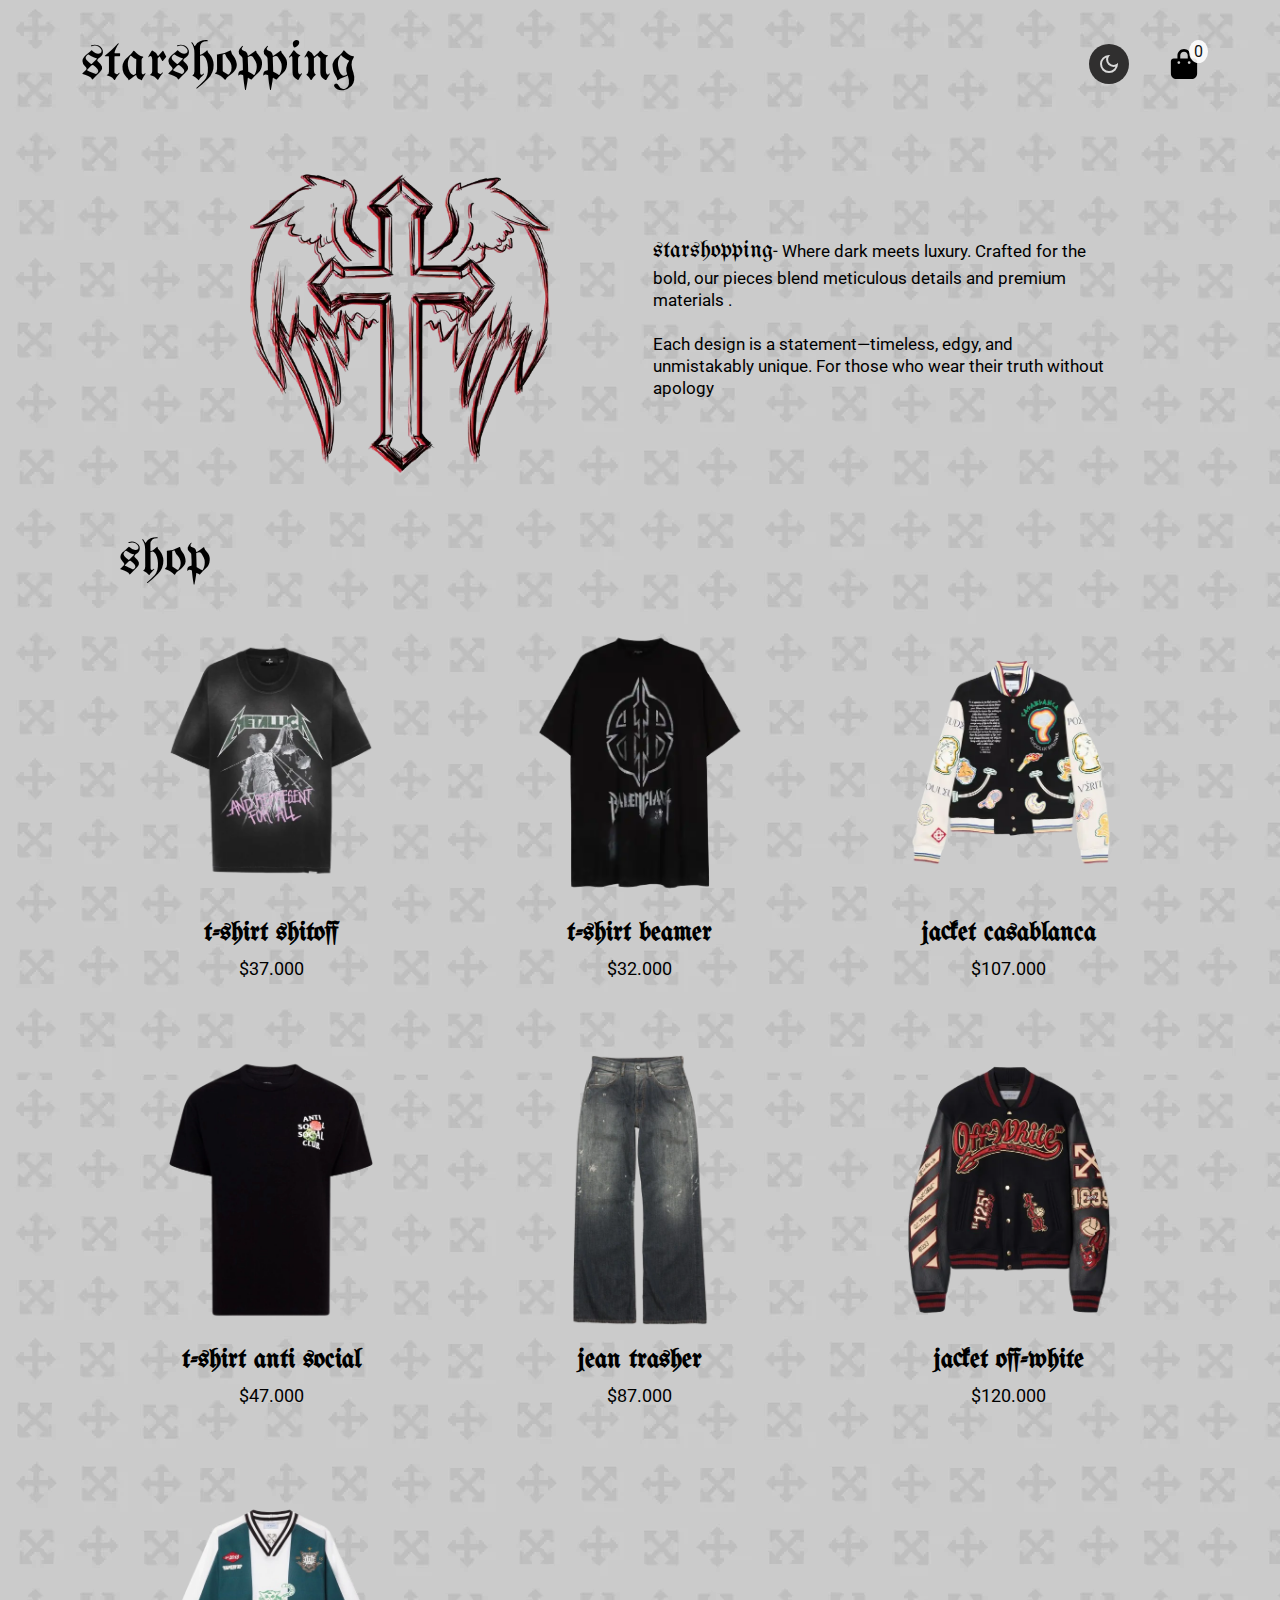
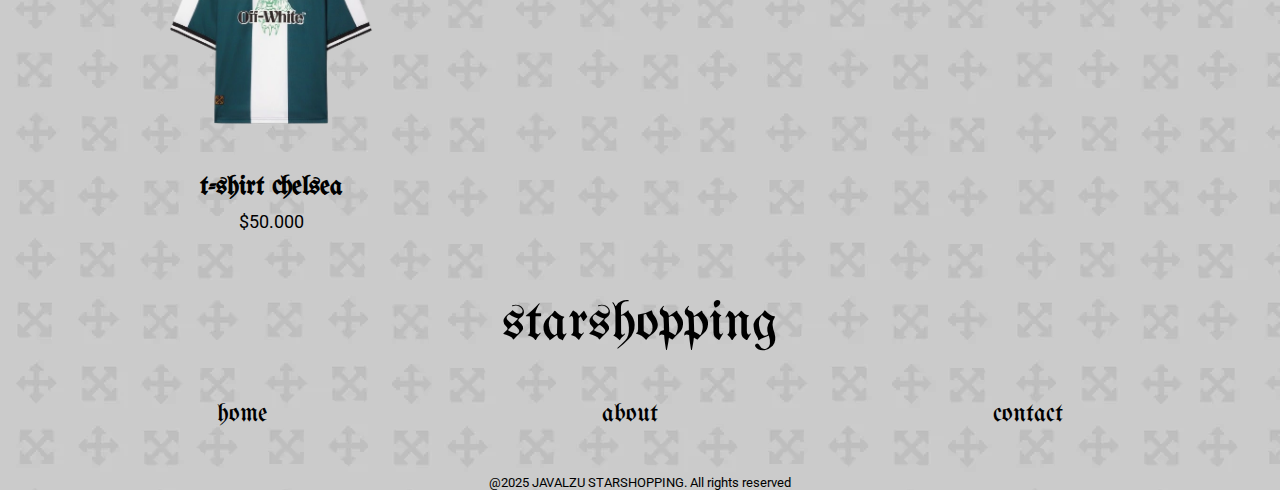
<file: index.html>
<!DOCTYPE html>
<html lang="en">
<head>
    <meta charset="UTF-8">
    <meta name="viewport" content="width=device-width, initial-scale=1.0">
    <title>Home</title>

     <!-- Meta etiquetas -->

     <meta name="description" content="Starshopping is a luxury online store blending dark and elegant designs, featuring premium materials and timeless fashion. Perfect for the bold..">
     <meta name="keywords" content="luxury fashion, exclusive clothes, dark apparel, premium materials, edgy fashion, designer clothes">
     <meta name="author" content="Javier Alzu">
     <link rel="canonical" href="https://jaalzu.github.io/shopping-page/">

      <!-- Open Graph  -->
    <meta property="og:title" content="JAVALZU | Starshopping">
    <meta property="og:description" content="Starshopping is an online store where dark meets luxury. Crafted for the bold, our pieces blend meticulous details and premium materials. Each design is a timeless, edgy statement, unmistakably unique, for those who wear their truth without apology.">
    <meta property="og:image" content="https://jaalzu.github.io/shopping-page/public/imagenes/og-image.png">
    <meta property="og:url" content="https://jaalzu.github.io/shopping-page/">
    <meta property="og:type" content="website">




    <link rel="preconnect" href="https://fonts.googleapis.com">
    <link rel="preconnect" href="https://fonts.gstatic.com" crossorigin>
    <link href="https://fonts.googleapis.com/css2?family=Roboto:wght@400;700&family=UnifrakturMaguntia&display=swap" rel="stylesheet">

<link rel="stylesheet" href="css/style.css">
<link rel="icon" href="public/images/favicon.jpg" type="image/x-icon">

</head>
<body>

<header class="header" id="header">
    <nav class="nav">
        <a href="index.html" class="logo primary-font">starshopping</a>
        <div class="nav__menu">
           <button id="theme-switch" aria-label="Cambiar tema oscuro/claro">
            <img src="public/images/icons/dark_mode_24dp_D9D9D9_FILL0_wght400_GRAD0_opsz24.svg"  alt="dark mode icon">
            <img src="public/images/icons/light_mode_24dp_D9D9D9_FILL0_wght400_GRAD0_opsz24.svg"   alt="light mode icon">
           </button>
            <a href="./pages/cart.html" class="icon__nav" id="cart-shopping"><img src="public/images/icons/bag-shopping-solid.svg" alt=""><p class="cart__shopping__amount" id="cart-shopping-amount"></p></a>
        </div>

    </nav>


    <section class="hero">
        <div class="hero__img">
            <img src="public/images/home_section/home-img.webp" alt="imagen del hero">
        </div>
        <div class="hero__description">
            <p><span class="primary-font">starshopping</span>- Where dark  meets luxury. Crafted for the bold, our pieces blend meticulous details and premium materials .
                <br>
                <br>
                Each design is a statement—timeless, edgy, and unmistakably unique. For those who wear their truth without apology</p>
        </div>
    </section>
</header>

<section class="products">
    <h2>shop</h2>
    <div class="products__grid">
        <div class="product__card">
            <div class="product__img">
                <a href="./pages/product-show.html?product=t-shirt-shit-off" aria-label="Ver detalles del producto T-shirt Shitoff">
                    <img src="public/images/products/t-shirt-1.webp" alt="t-shirt shitoff" loading="lazy">
                </a>
            </div>
            <div class="product__description">
                <h3>
                    t-shirt shitoff
                </h3>
                <p class="product__price">
                    $37.000
                </p>
                
            </div>
        </div>

        <div class="product__card">
            <div class="product__img">
                <a href="./pages/product-show.html?product=t-shirt-beamer" aria-label="Ver detalles del producto T-shirt beamer">
                    <img src="public/images/products/t-shirt-2.webp" alt="t-shirt beamer" loading="lazy">
                </a>

            </div>
            <div class="product__description">
                <h3 >
                    t-shirt beamer
                </h3>
                <p class="product__price">
                    $32.000
                </p>
                
            </div>
        </div>

        <div class="product__card">
            <div class="product__img">
                <a href="./pages/product-show.html?product=jacket-casablanca" aria-label="Ver detalles del producto jacket casablanca">
                    <img src="public/images/products/jacket-1.webp" alt="jacket casablanca" loading="lazy">
                </a>
            </div>
            <div class="product__description">
                <h3>
                    jacket casablanca
                </h3>
                <p class="product__price">
                    $107.000
                </p>
                
            </div>
        </div>

        <div class="product__card">
            <div class="product__img">
                <a href="./pages/product-show.html?product=t-shirt-anti-social" aria-label="Ver detalles del producto t-shirt anti social">
                    <img src="public/images/products/t-shirt-3.webp" alt="t-shirt anti social" loading="lazy">
                </a>
            </div>
            <div class="product__description">
                <h3 >
                    t-shirt anti social
                </h3>
                <p class="product__price">
                    $47.000
                </p>
            </div>
        </div>

        <div class="product__card">
            <div class="product__img">
                <a href="./pages/product-show.html?product=jean-trasher" aria-label="Ver detalles del producto jean trasher">
                    <img src="public/images/products/jean.webp" alt="jean trasher" loading="lazy">
                </a>
            </div>
            <div class="product__description">
                <h3>
                    jean trasher
                </h3>
                <p class="product__price">
                    $87.000
                </p>
            </div>
        </div>

        <div class="product__card">
            <div class="product__img">
                <a href="./pages/product-show.html?product=jacket-off-white" aria-label="Ver detalles del producto jacket off-white">
                    <img src="public/images/products/jacket-2.webp" alt="jacket off-white" loading="lazy">
                </a>
            </div>
            <div class="product__description">
                <h3>
                    jacket off-white
                </h3>
                <p class="product__price">
                   $120.000
                </p>
            </div>
        </div>

        <div class="product__card">
            <div class="product__img">
                <a href="./pages/product-show.html?product=t-shirt-chelsea" aria-label="Ver detalles del producto t-shirt chelsea">
                    <img src="public/images/products/t-shirt-4.webp" alt="t-shirt chelsea" loading="lazy">
                </a>
            </div>
            <div class="product__description">
                <h3>
                    t-shirt chelsea
                </h3>
                <p class="product__price">
                    $50.000
                </p>
            </div>
        </div>
    </div>
</section>

<footer class="footer" id="footer">
    <nav>
        <a href="" class="logo primary-font">starshopping</a>
        <div class="footer__flex">
            <a href="index.html" class="nav__link">home</a>
            <a href="index.html" class="nav__link">about</a>
            <a href="https://jaalzu.github.io/mi-portfolio/" class="nav__link">contact</a>
        </div>
    </nav>
    <div class="copyright">
        <p>
            @2025 JAVALZU STARSHOPPING. All rights reserved
        </p>
    </div>
</footer>



    <script src="script.js" defer></script>
</body>
</html>
</file>
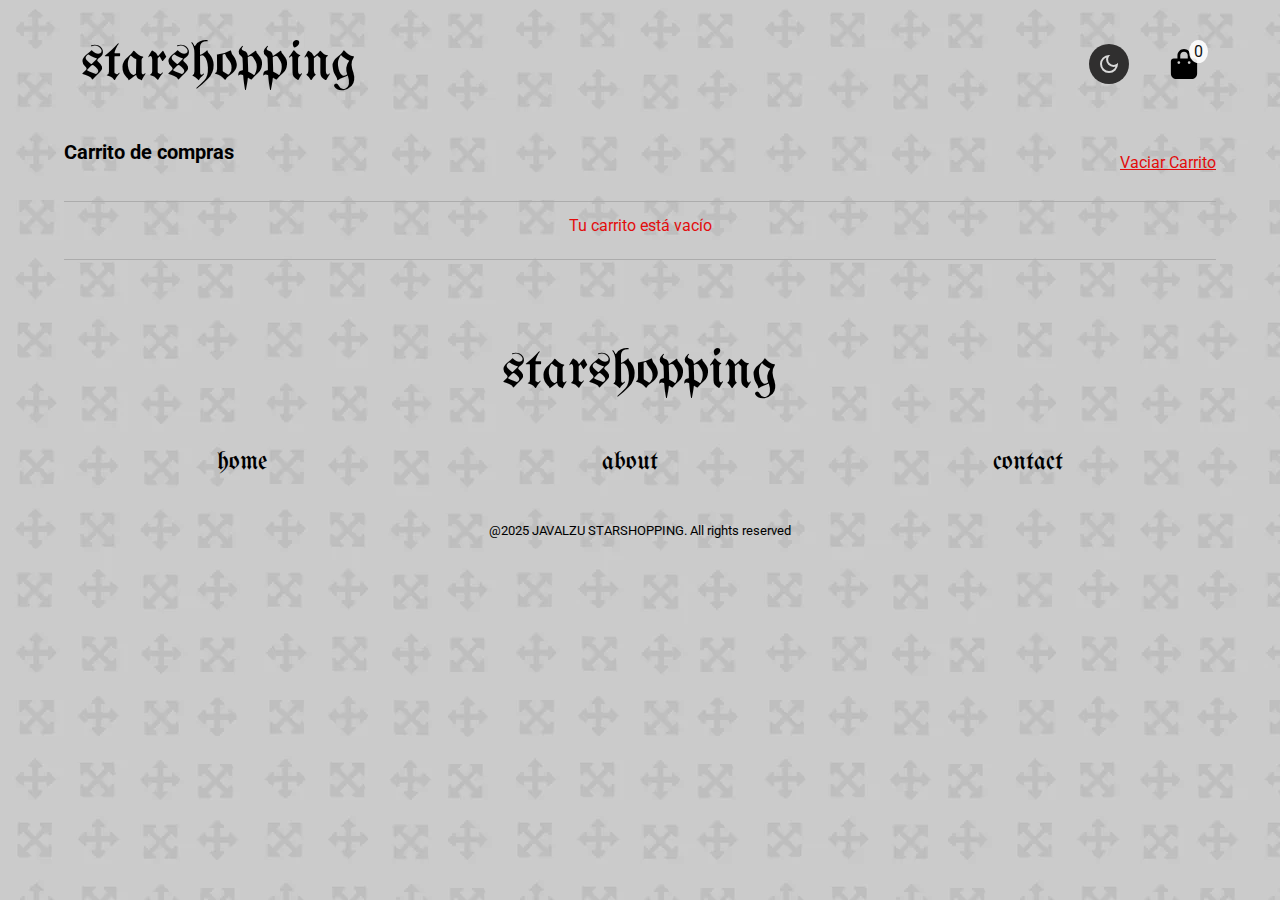
<file: pages/cart.html>
<!DOCTYPE html>
<html lang="en">
    <head>
        <meta charset="UTF-8">
        <meta name="viewport" content="width=device-width, initial-scale=1.0">
        <title>Cart</title>
    
         <!-- Meta etiquetas -->
    
         <meta name="description" content="Starshopping is a luxury online store blending dark and elegant designs, featuring premium materials and timeless fashion. Perfect for the bold..">
         <meta name="keywords" content="luxury fashion, exclusive clothes, dark apparel, premium materials, edgy fashion, designer clothes">
         <meta name="author" content="Javier Alzu">
         <link rel="canonical" href="https://jaalzu.github.io/shopping-page/">
    
          <!-- Open Graph  -->
        <meta property="og:title" content="JAVALZU | Starshopping">
        <meta property="og:description" content="Starshopping is an online store where dark meets luxury. Crafted for the bold, our pieces blend meticulous details and premium materials. Each design is a timeless, edgy statement, unmistakably unique, for those who wear their truth without apology.">
        <meta property="og:image" content="https://jaalzu.github.io/shopping-page/public/imagenes/og-image.png">
        <meta property="og:url" content="https://jaalzu.github.io/shopping-page/">
        <meta property="og:type" content="website">
    
    
    
    
        <link rel="preconnect" href="https://fonts.googleapis.com">
        <link rel="preconnect" href="https://fonts.gstatic.com" crossorigin>
        <link href="https://fonts.googleapis.com/css2?family=Roboto:wght@400;700&family=UnifrakturMaguntia&display=swap" rel="stylesheet">
    
    <link rel="stylesheet" href="../css/style.css">
    <link rel="icon" href="../public/images/favicon.jpg" type="image/x-icon">
    
    </head>
<body >

<header class="header" id="header">
    <nav class="nav">
        <a href="../index.html" class="logo primary-font">starshopping</a>
        <div class="nav__menu">
            <button id="theme-switch" aria-label="Cambiar tema oscuro/claro">
                <img src="../public/images/icons/dark_mode_24dp_D9D9D9_FILL0_wght400_GRAD0_opsz24.svg"  alt="dark mode">
            <img src="../public/images/icons/light_mode_24dp_D9D9D9_FILL0_wght400_GRAD0_opsz24.svg"   alt="light mode">
               </button>
            <a href="cart.html" class="icon__nav" id="cart-shopping"><img src="../public/images/icons/bag-shopping-solid.svg" alt=""><p class="cart__shopping__amount" id="cart-shopping-amount"></p></a>
        </div>
    </nav>
</header>


<section class="cart">
    <div class="cart__top">
        <h2>Carrito de compras</h2>
        <span class="empty__cart" id="empty-cart">Vaciar Carrito</span>
    </div>
    <div class="cart__flex">
     <div class="cart__container" id="cart-container">
        <div class="cart__title">
            <h3 id="item-cart-title"></h3>
            <div class="cart__img" id="item-cart-img">
                <img src="" alt="">
            </div>
            <div class="cart__price"><p id="article-cart-price"> <span>x</span> <p id="article-cart-amount"></p></p>
            </div>
        </div>
    </div>
    
    <div class="cart__total" id="cart-total-container">
        <div class="cart__value" >
            <div class="cart__value__box">
                <p>Subtotal:</p>
                <span class="cart-total"></span>
            </div>
            <div class="cart__value__box">
                <p>Taxes:</p>
                <span>$0</span>
            </div>
            <div class="cart__value__box">
                <p>Shipping:</p>
                <span id="shipping-cost">$0</span>
            </div>
            <div class="cart__value__box">
                <p>TOTAL:</p>
                <span  class="cart-total"></span>
            </div>
        </div>
        <div class="cart__button">
            <a href="../pages/checkout.html" class="button primary__button " id="checkout-btn">Realizar comprar</a>
            <p class="buy__description">By continuing to checkout, I agree to the <span>Terms & Conditions</span> , I have read the <span>Privacy Policy</span>  and the <span>Returns Policy</span> Continue Shopping</p>
            <a href="../index.html">Ver mas productos</a>
        </div>
    </div>
</div>
</section>




<footer class="footer" id="footer">
    <nav>
        <a href="" class="logo primary-font">starshopping</a>
        <div class="footer__flex">
            <a href="#" class="nav__link">home</a>
            <a href="#" class="nav__link">about</a>
            <a href="#" class="nav__link">contact</a>
        </div>
    </nav>
    <div class="copyright">
        <p>
            @2025 JAVALZU STARSHOPPING. All rights reserved
        </p>
    </div>
</footer>



    <script src="../script.js"></script>
</body>
</html>
</file>
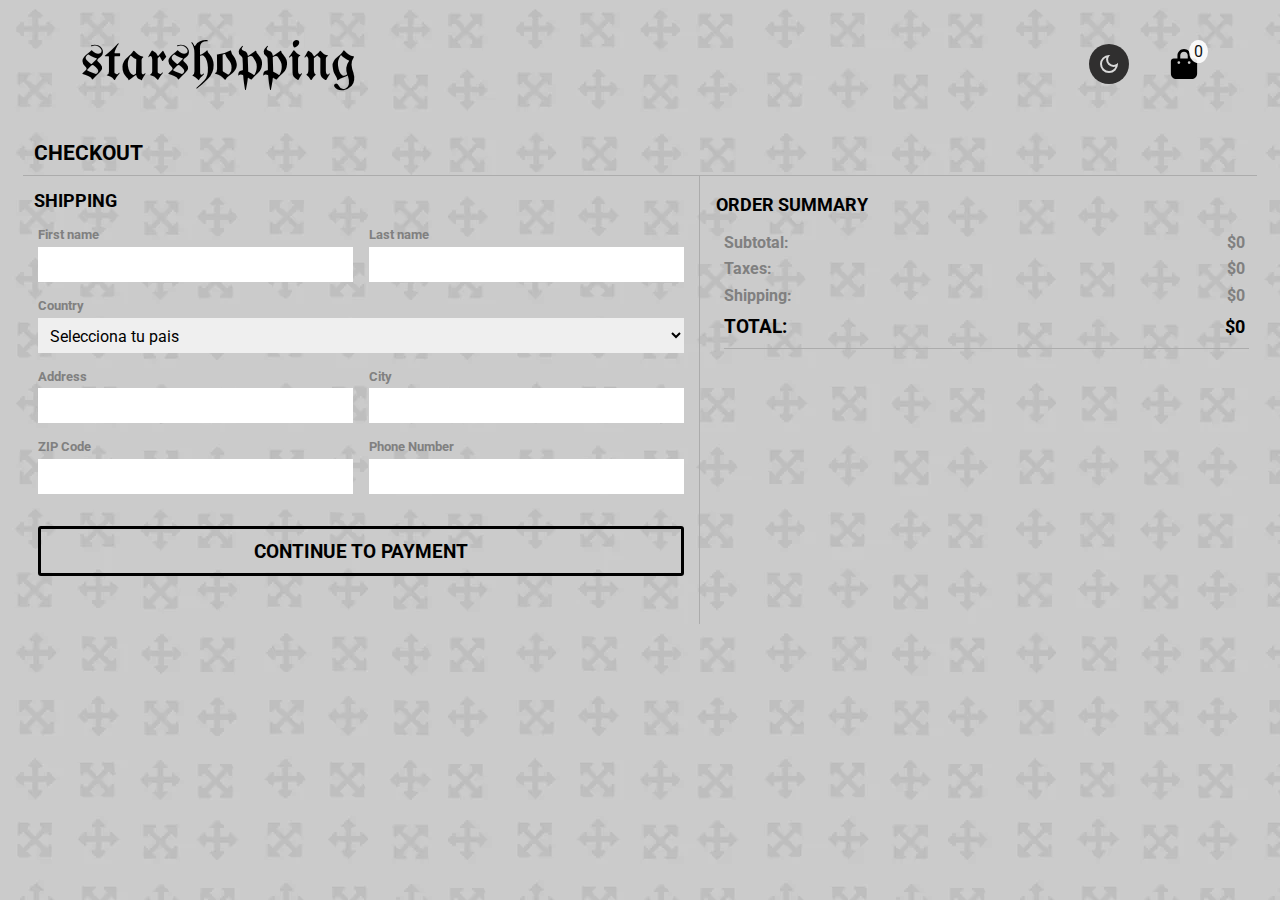
<file: pages/checkout.html>
<!DOCTYPE html>
<html lang="en">
    <head>
        <meta charset="UTF-8">
        <meta name="viewport" content="width=device-width, initial-scale=1.0">
        <title>Checkout</title>
    
         <!-- Meta etiquetas -->
    
         <meta name="description" content="Starshopping is a luxury online store blending dark and elegant designs, featuring premium materials and timeless fashion. Perfect for the bold..">
         <meta name="keywords" content="luxury fashion, exclusive clothes, dark apparel, premium materials, edgy fashion, designer clothes">
         <meta name="author" content="Javier Alzu">
         <link rel="canonical" href="https://jaalzu.github.io/shopping-page/">
    
          <!-- Open Graph  -->
        <meta property="og:title" content="JAVALZU | Starshopping">
        <meta property="og:description" content="Starshopping is an online store where dark meets luxury. Crafted for the bold, our pieces blend meticulous details and premium materials. Each design is a timeless, edgy statement, unmistakably unique, for those who wear their truth without apology.">
        <meta property="og:image" content="https://jaalzu.github.io/shopping-page/public/imagenes/og-image.png">
        <meta property="og:url" content="https://jaalzu.github.io/shopping-page/">
        <meta property="og:type" content="website">
    
    
    
    
        <link rel="preconnect" href="https://fonts.googleapis.com">
        <link rel="preconnect" href="https://fonts.gstatic.com" crossorigin>
        <link href="https://fonts.googleapis.com/css2?family=Roboto:wght@400;700&family=UnifrakturMaguntia&display=swap" rel="stylesheet">
    
    <link rel="stylesheet" href="../css/style.css">
    <link rel="icon" href="../public/images/favicon.jpg" type="image/x-icon">
    
    </head>
<body >

<header class="header" id="header">
    <nav class="nav">
        <a href="../index.html" class="logo primary-font">starshopping</a>
        <div class="nav__menu">
            <button id="theme-switch">
                <img src="../public/images/icons/dark_mode_24dp_D9D9D9_FILL0_wght400_GRAD0_opsz24.svg"  alt="dark mode">
            <img src="../public/images/icons/light_mode_24dp_D9D9D9_FILL0_wght400_GRAD0_opsz24.svg"   alt="light mode">
               </button>
            <a href="cart.html" class="icon__nav" id="cart-shopping"><img src="../public/images/icons/bag-shopping-solid.svg" alt=""><p class="cart__shopping__amount" id="cart-shopping-amount"></p></a>
        </div>
    </nav>
</header>





<section class="checkout" id="checkout">
    <span class="checkout__title">CHECKOUT</span>
    <div class="checkout__flex">
        <div class="form__container">
            <div class="checkout__top">
                <span>SHIPPING</span>
            </div>
         <form action="payment.html" method="GET" id="checkout-form">
            <div class="form__input__desktop">
                <div class="form__input">
                    <label for="first-name">First name</label>
                    <input type="text" id="first-name" name="first-name" maxlength="30" required>
                </div>
                <div class="form__input">
                    <label for="last-name">Last name</label>
                    <input type="text" id="last-name" name="last-name" maxlength="20" required>
                </div>
            </div>
            <div class="form__input">
                <label for="country">Country</label>
                <select name="country" id="country" >
                    <option value="">Selecciona tu pais</option>
                    <option value="Estados unidos">Estados unidos</option>
                     <option value="Mexico">Mexico</option>
                    <option value="España">España</option>
                     <option value="Argentina">Argentina</option>

                </select>
            </div>
            <div class="form__input__desktop">
                <div class="form__input">
                    <label for="address">Address</label>
                    <input type="text" id="address" name="address" maxlength="100" required>
                </div>
                <div class="form__input">
                    <label for="city">City</label>
                    <input type="text" id="city" name="city" maxlength="30" required>
                </div>
            </div>
            <div class="form__input__desktop">
                <div class="form__input">
                    <label for="zipCode">ZIP Code</label>
                    <input type="number" id="zipCode" name="zipCode"  required>
                </div>
                <div class="form__input">
                    <label for="number">Phone Number</label>
                    <input type="tel" id="number" name="number" maxlength="20" required>
                </div>
            </div>
            
                <button type="submit" class="button primary__button button__desktop button-form">CONTINUE TO PAYMENT</button>
        </form>
    </div>

    <div class="checkout__info">
        <span class="order__summary__text">ORDER SUMMARY</span>
            <div class="cart__value">
                <div class="cart__value__box">
                    <p>Subtotal:</p>
                    <span class="cart-subtotal"></span>
            </div>
            <div class="cart__value__box">
                <p>Taxes:</p>
                <span class="cart-taxes"></span>
            </div>
            <div class="cart__value__box">
                <p>Shipping:</p>
                <span id="shipping-cost">$0</span>
            </div>
            <div class="cart__value__box">
                <p>TOTAL:</p>
                <span class="cart-total"></span>
            </div>
        </div>
        
        <div class="checkout__product">
          </div>

          
        </div>
       </div>
      </div>
    </div>
</section> 


<div class="checkout__button__mobile">
    <button class="button primary__button " id="checkout-btn">CONTINUE TO PAYMENT</button>
</div>










    <script src="../script.js"></script>
</body>
</html>
</file>
<file: css/style.css>
* {
  padding: 0;
  margin: 0;
  box-sizing: border-box;
  font-size: 1rem;
}

a {
  text-decoration: none;
}

body {
  background-image: url(../public/images/background_image/bg_chrome.webp);
  height: auto;
}

section {
  width: 100%;
  height: auto;
}

img {
  width: auto;
  height: auto;
}

.icon__nav img {
  width: 30px;
  height: 30px;
}

h1, h2, h3 {
  font-family: "UnifrakturMaguntia", serif;
}

p, a, span, input, label, select, button {
  font-family: "Roboto", sans-serif;
}

.primary-font {
  font-family: "UnifrakturMaguntia", serif;
  text-decoration: none;
}

.button {
  display: inline-flex;
  align-items: center;
  justify-content: center;
  width: 100%;
  background-color: transparent;
  border: 4px dotted #000000;
  border-radius: 3px;
  color: #000000;
  cursor: pointer;
  font-size: 1.2rem;
  transition: background-color 0.2s ease, opacity 0.3s ease;
}
.button:hover {
  background-color: #000000;
  color: #fff;
}

#checkout-btn {
  border: 3px solid #000000;
  margin-inline: 0.7rem;
  border-radius: 5px;
  width: 100%;
  height: 41px;
  font-size: 1.05rem;
  font-weight: 700;
}
#checkout-btn:hover {
  color: #fff;
}

.primary__button {
  width: 257px;
  height: 50px;
}

.button__desktop {
  margin-top: 1rem;
  border: 3px solid #000000;
  width: 100%;
  font-weight: 700;
}

.order__summary__text {
  font-weight: 700;
  font-size: 1.1rem;
}

.cart__value {
  margin-inline: 8px;
  padding-bottom: 1rem;
  border-bottom: 1px solid #acacac;
}
.cart__value .cart__value__box {
  align-items: center;
  justify-content: space-between;
  display: flex;
}
.cart__value .cart__value__box p {
  color: grey;
  font-weight: 700;
  font-size: 1rem;
}
.cart__value .cart__value__box span {
  font-size: 1rem;
  color: grey;
  font-weight: 700;
}
.cart__value .cart__value__box:nth-last-child(1) {
  margin-top: 0.3rem;
}
.cart__value .cart__value__box:nth-last-child(1) p {
  color: #000000;
  font-size: 1.2rem;
}
.cart__value .cart__value__box:nth-last-child(1) span {
  font-size: 1.1rem;
  color: #000000;
}
.cart__value .cart__value__box span {
  margin: 0.23rem;
}

.darkmode .cart__value .cart__value__box .cart-total, .darkmode .cart__value .cart__value__box .cart__total {
  font-weight: 700;
}
.darkmode .cart__value .cart__value__box span, .darkmode .cart__value .cart__value__box p {
  font-weight: 400;
  color: #fff;
}
.darkmode .cart__value .cart__value__box:nth-last-child(1) p {
  font-weight: 700;
}

.darkmode {
  background-image: url(../public/images/background_image/bg-dark.webp);
  height: auto;
}
.darkmode nav .logo {
  color: #fff;
}
.darkmode nav .icon__nav .cart__shopping__amount {
  background-color: #fff;
  color: #000000;
}
.darkmode nav .icon__nav img {
  filter: invert(1);
}
.darkmode .hero .hero__description p {
  color: #cacaca;
}
.darkmode .products h2 {
  color: #fff;
}
.darkmode .products .products__grid .product__card .product__description {
  color: #cacaca;
}
.darkmode footer nav .footer__flex a {
  color: #cacaca;
}
.darkmode footer .copyright p {
  color: #fff;
}
.darkmode .showcase .showcase__flex .showcase__img .showcase__buttons p {
  color: #fff;
}
.darkmode .showcase .showcase__flex .showcase__img .showcase__buttons .activeBtn {
  color: #e20d0d;
}
.darkmode .showcase .showcase__flex .showcase__description .showcase__title h2 {
  color: #cacaca;
}
.darkmode .showcase .showcase__flex .showcase__description .showcase__title p {
  color: #cacaca;
}
.darkmode .showcase .showcase__flex .showcase__button .button {
  color: #fff;
  border: 4px dotted #e20d0d;
}
.darkmode .showcase .showcase__flex .showcase__button .button:hover {
  background-color: #e20d0d;
}
.darkmode .showcase .showcase__details h3 {
  color: #cacaca;
}
.darkmode .showcase .showcase__details ul li {
  color: #cacaca;
}
.darkmode .showcase .to__index {
  color: #cacaca;
}
.darkmode .cart h2 {
  color: #cacaca;
}
.darkmode .cart .cart__flex {
  border-top: 1px solid grey;
}
.darkmode .cart .cart__flex .cart__container {
  border-bottom: 1px solid #acacac;
}
.darkmode .cart .cart__flex .cart__container .cart__title h3 {
  color: #e20d0d;
}
.darkmode .cart .cart__flex .cart__container .cart__title .close__btn img {
  filter: invert(1);
}
.darkmode .cart .cart__flex .cart__container .cart__price p {
  color: #fff;
}
.darkmode .cart .cart__flex .cart__total .cart__value .cart__value__box:nth-last-child(1) p {
  color: #fff;
}
.darkmode .cart .cart__flex .cart__total .cart__value .cart__value__box:nth-last-child(1) span {
  color: #fff;
}
.darkmode .cart .cart__button a:nth-child(1) {
  background-color: #e20d0d;
  border: none;
}
.darkmode .cart .cart__button a {
  color: #fff;
}
.darkmode #checkout .checkout__title {
  color: #fff;
}
.darkmode #checkout .checkout__flex .form__container span {
  color: #fff;
}
.darkmode #checkout .checkout__flex .checkout__info span {
  color: #fff;
}
.darkmode #checkout .checkout__flex .checkout__info .checkout__product .product__info .product-title {
  color: #e20d0d;
}
.darkmode .button__desktop {
  background-color: #e20d0d;
  color: #fff;
}
.darkmode .button__desktop:hover {
  opacity: 0.9;
}
.darkmode #payment .payment__title {
  color: #fff;
}
.darkmode #payment .payment__flex .payment__info .payment__top span {
  color: #fff;
}
.darkmode #payment .payment__flex .payment__info .checkout__show .checkout__details {
  color: #fff;
}
.darkmode #payment .payment__flex .checkout__info span {
  color: #fff;
}

.form__input {
  display: flex;
  flex-direction: column;
  width: 100%;
}

label {
  color: grey;
  font-weight: 700;
  font-size: 0.84rem;
  margin-bottom: 0.3rem;
}

input, select {
  height: 35px;
  outline: none;
  border: none;
  padding: 0.5rem;
}
input:focus, select:focus {
  border: 1px solid grey;
  box-shadow: 0 0 2px grey;
}

.custom-popup {
  font-family: "Roboto", sans-serif;
}

.custom-button {
  background-color: #e20d0d !important;
  color: #fff !important;
  border-radius: 3px !important;
  font-size: 18px !important;
}

.custom-progress-bar {
  background-color: #fff;
}

.hero {
  display: flex;
  flex-direction: column;
  padding-inline: 23px;
  padding-top: 3rem;
  padding-bottom: 1.5rem;
}
.hero .hero__img {
  width: 100%;
  height: 100%;
  margin-bottom: 2rem;
  text-align: center;
}
.hero .hero__img img {
  aspect-ratio: 1/1;
  width: 253px;
  height: auto;
}
.hero .hero__description {
  margin-bottom: 3rem;
}
.hero .hero__description p {
  color: #000000;
  line-height: 1.3;
}
.hero .hero__description p span {
  font-size: 1.3rem;
}

@media (min-width: 634px) {
  .hero {
    flex-direction: row;
    padding-top: 5rem;
    gap: 1rem;
  }
  .hero .hero__img img {
    width: 300px;
  }
  .hero .hero__description {
    display: flex;
    align-items: center;
  }
}
@media (min-width: 1100px) {
  .hero {
    max-width: 1000px;
    margin: 0 auto;
  }
  .hero .hero__description p {
    font-size: 1.06rem;
  }
  .hero .hero__description p span {
    font-size: 1.5rem;
  }
}
nav {
  width: 100%;
  display: flex;
  justify-content: space-between;
  align-items: center;
  padding-top: 35px;
  padding-inline: 21px;
}
nav .logo {
  font-size: 2.6rem;
  color: #000000;
}
nav .nav__menu {
  display: flex;
  align-items: center;
  gap: 1.5rem;
}
nav .nav__menu #theme-switch {
  height: 40px;
  width: 40px;
  padding: 0;
  border-radius: 50%;
  background-color: rgb(48, 47, 47);
  outline: none;
  cursor: pointer;
  display: flex;
  align-items: center;
  border: none;
  justify-content: center;
}
nav .nav__menu #theme-switch img:nth-last-child(1) {
  display: none;
}
nav .desktop {
  display: none;
}
nav .icon__nav {
  display: flex;
  cursor: pointer;
  position: relative;
}
nav .icon__nav .cart__shopping__amount {
  position: absolute;
  right: -30%;
  top: -30%;
  background-color: #fff;
  color: #000000;
  opacity: 0.9;
  border-radius: 50%;
  padding: 2px 5px;
}

body.darkmode #theme-switch img:first-child {
  display: none;
}
body.darkmode #theme-switch img:nth-last-child(1) {
  display: block;
}
body.darkmode .hero__img .light-mode-img {
  opacity: 0;
}
body.darkmode .hero__img .dark-mode-img {
  opacity: 1;
}

body:not(.darkmode) #theme-switch img:first-child {
  display: block;
}
body:not(.darkmode) #theme-switch img:nth-last-child(1) {
  display: none;
}
body:not(.darkmode) .hero__img .light-mode-img {
  opacity: 1;
}
body:not(.darkmode) .hero__img .dark-mode-img {
  opacity: 0;
}

.hero__img {
  position: relative;
  width: 100%;
  height: auto;
}
.hero__img img {
  width: 100%;
  height: auto;
  transition: opacity 0.3s ease;
}
.hero__img .dark-mode-img {
  position: absolute;
  top: 0;
  left: 0;
  opacity: 0;
}

@media (min-width: 634px) {
  nav {
    padding-inline: 56px;
  }
  nav .logo {
    font-size: 3rem;
  }
}
@media (min-width: 1100px) {
  nav {
    padding-inline: 81px;
  }
  nav .logo {
    font-size: 3.5rem;
  }
  nav .nav__menu {
    gap: 2.5rem;
  }
  nav .search-bar {
    position: relative;
    display: flex;
    align-items: center;
    width: 100%;
    border-radius: 20px;
    background: #fff;
  }
  nav .search-bar input {
    flex: 1;
    border: none;
    outline: none;
    padding: 10px 55px 10px 20px;
    font-size: 16px;
    background: transparent;
  }
  nav .search-bar .search-icon {
    position: absolute;
    top: 9px;
    right: 18px;
    width: 20px;
    height: 20px;
  }
}
footer {
  padding-inline: 1.3rem;
  display: flex;
  justify-content: center;
  align-items: center;
  flex-direction: column;
}
footer nav {
  display: flex;
  flex-direction: column;
  gap: 2rem;
}
footer nav .footer__flex {
  display: flex;
  justify-content: space-between;
  width: 100%;
  margin-bottom: 3rem;
}
footer nav .footer__flex a {
  font-size: 1.3rem;
  font-family: "UnifrakturMaguntia", serif;
  color: #000000;
}
footer .copyright p {
  font-size: 0.8rem;
  color: #000000;
}

@media (min-width: 1100px) {
  footer {
    max-width: 1050px;
    margin-inline: auto;
  }
  footer nav {
    gap: 3rem;
  }
  footer nav .footer__flex a {
    font-size: 1.6rem;
  }
}
.products {
  padding-inline: 10px;
}
.products h2 {
  font-size: 3.3rem;
  font-weight: 400;
  margin-bottom: 1.5rem;
  color: #000000;
  margin-left: 1rem;
}
.products .products__grid {
  display: grid;
  grid-template-columns: repeat(auto-fit, minmax(280px, 1fr));
  justify-content: center;
  column-gap: 2rem;
  row-gap: 3rem;
  justify-items: center;
}
.products .products__grid .product__card {
  display: flex;
  justify-content: center;
  align-items: center;
  flex-direction: column;
  width: 100%;
  border-radius: 1px;
}
.products .products__grid .product__card .product__img {
  display: flex;
  justify-content: center;
  align-items: center;
  padding: 1rem;
  width: 100%;
}
.products .products__grid .product__card .product__img img {
  width: 204px;
  transition: 0.2s ease;
}
.products .products__grid .product__card .product__img img:hover {
  transform: scale(1.1);
}
.products .products__grid .product__card .product__description {
  display: flex;
  justify-content: center;
  align-items: center;
  flex-direction: column;
  color: #000000;
  margin-bottom: 1.7rem;
}
.products .products__grid .product__card .product__description h3 {
  font-size: 1.7rem;
  font-weight: 700;
}
.products .products__grid .product__card .product__description p {
  margin-top: 0.7rem;
  font-size: 1.1rem;
}

@media (min-width: 634px) {
  .products .products__grid {
    gap: 2rem;
  }
}
@media (min-width: 634px) {
  .products {
    padding-inline: 103px;
  }
}
.showcase {
  padding-inline: 50px;
  padding-top: 4.5rem;
  padding-bottom: 5rem;
}
.showcase .showcase__flex {
  flex-direction: column;
  display: flex;
  justify-content: center;
  align-items: center;
}
.showcase .showcase__flex .showcase__img {
  display: flex;
  justify-content: center;
  align-items: center;
  flex-direction: column;
  width: 100%;
  height: 100%;
}
.showcase .showcase__flex .showcase__img img {
  height: 420px;
  width: 330px;
}
.showcase .showcase__flex .showcase__img .showcase__buttons {
  display: flex;
  padding-top: 2rem;
  gap: 1rem;
}
.showcase .showcase__flex .showcase__img .showcase__buttons p {
  font-size: 2.8rem;
  color: grey;
  cursor: pointer;
}
.showcase .showcase__flex .showcase__img .showcase__buttons .activeBtn {
  color: #000000;
}
.showcase .showcase__flex .showcase__description {
  text-align: center;
}
.showcase .showcase__flex .showcase__description .showcase__title {
  margin-bottom: 2rem;
}
.showcase .showcase__flex .showcase__description .showcase__title h2 {
  color: #000000;
  font-size: 2.6rem;
  margin-bottom: 1rem;
  font-weight: 400;
}
.showcase .showcase__flex .showcase__description .showcase__title p {
  font-size: 1.4rem;
  color: #000000;
}
.showcase .showcase__flex .showcase__button {
  margin-bottom: 3.5rem;
}
.showcase .showcase__details h3 {
  font-size: 2rem;
  color: #000000;
  text-align: start;
  margin-bottom: 1.5rem;
}
.showcase .showcase__details ul {
  display: grid;
  grid-template-columns: repeat(2, 1fr);
  width: 100%;
  text-align: start;
  column-gap: 3rem;
  row-gap: 1rem;
}
.showcase .showcase__details ul li {
  font-size: 1.1rem;
  color: #000000;
}
.showcase .to__index {
  display: flex;
  justify-content: center;
  margin-top: 4rem;
  color: #000000;
  text-decoration: underline;
}

@media (min-width: 634px) {
  .showcase .showcase__details h3 {
    font-size: 2.1rem;
  }
  .showcase .showcase__details ul li {
    font-size: 1.2rem;
  }
}
@media (min-width: 1100px) {
  .showcase .showcase__flex {
    max-width: 800px;
    margin-inline: auto;
    flex-direction: row;
  }
  .showcase .showcase__flex .showcase__description {
    display: flex;
    flex-direction: column;
  }
  .showcase .showcase__flex .showcase__description .showcase__title {
    margin-bottom: 3.5rem;
  }
  .showcase .showcase__flex .showcase__description .showcase__title h2 {
    font-size: 2.8rem;
  }
  .showcase .showcase__flex .showcase__button {
    margin-bottom: 6rem;
  }
}
.cart {
  padding-inline: 24px;
  margin-bottom: 3rem;
  padding-top: 3rem;
}
.cart .cart__top {
  display: flex;
  justify-content: space-between;
  align-items: center;
  padding-bottom: 1rem;
}
.cart .cart__top h2 {
  font-size: 1.24rem;
  font-family: "Roboto", sans-serif;
  color: #000000;
}
.cart .cart__top span {
  cursor: pointer;
  color: #e20d0d;
  text-decoration: underline;
}
.cart .cart__flex {
  display: flex;
  flex-direction: column;
  gap: 2rem;
  border-top: 1px solid #acacac;
}
.cart .cart__flex .cart__container {
  padding-bottom: 1rem;
  position: relative;
  display: flex;
  flex-direction: column;
  border-bottom: 1px solid #acacac;
}
.cart .cart__flex .cart__container .cart__title {
  padding-bottom: 1rem;
  padding-top: 1rem;
}
.cart .cart__flex .cart__container .cart__title h3 {
  font-size: 1.7rem;
  color: #000000;
}
.cart .cart__flex .cart__container .cart__title .close__btn img {
  width: 18px;
  position: absolute;
  right: 3%;
  top: 6%;
}
.cart .cart__flex .cart__container .cart__title .close__btn img:hover {
  width: 19px;
}
.cart .cart__flex .cart__container .cart__img {
  width: 100%;
  height: 100%;
}
.cart .cart__flex .cart__container .cart__img img {
  filter: drop-shadow(0px 0px 10px rgba(253, 253, 253, 0.3));
  width: 95px;
}
.cart .cart__flex .cart__container .cart__price {
  display: flex;
  align-items: center;
  justify-content: flex-end;
}
.cart .cart__flex .cart__container .cart__price p {
  display: flex;
  align-items: center;
  gap: 0.5rem;
  font-size: 1.4rem;
  color: #000000;
  font-weight: 700;
}
.cart .cart__flex .cart__container .cart__price p span {
  font-size: 1.5rem;
}
.cart .cart__flex .cart__container .cart__price input {
  height: 33px;
  width: 68px;
  text-align: center;
  font-family: "Roboto", sans-serif;
}
.cart .cart__button {
  display: flex;
  flex-direction: column;
  align-items: center;
  justify-content: center;
}
.cart .cart__button a:nth-child(1) {
  background-color: #000000;
  color: #fff;
  width: 100%;
  text-decoration: none;
  margin-bottom: 0.5rem;
}
.cart .cart__button p {
  color: grey;
  font-weight: 700;
  margin-bottom: 2.5rem;
  font-size: 0.9rem;
}
.cart .cart__button p span {
  font-size: 0.9rem;
  text-decoration: underline;
  cursor: pointer;
}
.cart .cart__button a {
  color: #000000;
  text-decoration: underline;
}

@media (min-width: 634px) {
  .cart h2 {
    font-size: 1.4rem;
    padding-bottom: 1.3rem;
  }
  .cart .cart__flex {
    border-top: 1px solid #acacac;
    flex-direction: row;
    width: 100%;
    gap: 3rem;
  }
  .cart .cart__flex .cart__container {
    padding-bottom: 1.5rem;
    border-top: none;
    width: 100%;
    height: 100%;
  }
  .cart .cart__flex .cart__container .cart__title h3 {
    font-size: 1.8rem;
  }
  .cart .cart__flex .cart__container .cart__title .close__btn img {
    top: 5%;
  }
  .cart .cart__flex .cart__container .cart__img img {
    width: 120px;
  }
  .cart .cart__flex .cart__container .cart__price input {
    width: 78px;
  }
  .cart .cart__total {
    gap: 1rem;
    padding-top: 1rem;
  }
}
@media (min-width: 1100px) {
  .cart {
    max-width: 1200px;
    margin-inline: auto;
  }
  .cart .cart__flex .cart__container {
    width: 100%;
  }
  .cart .cart__flex .cart__total {
    width: 60%;
  }
}
#checkout {
  padding-top: 3rem;
  padding-bottom: 5rem;
  padding-inline: 23px;
}
#checkout .checkout__title {
  font-size: 1.3rem;
  color: #000000;
  margin-left: 0.7rem;
  font-weight: 700;
}
#checkout .checkout__flex {
  margin-top: 0.6rem;
  display: flex;
  flex-direction: column;
  border-top: 1px solid #acacac;
}
#checkout .checkout__flex .form__container {
  border-bottom: 1px solid #acacac;
  padding-bottom: 2rem;
  width: 100%;
  margin-top: 0.9rem;
}
#checkout .checkout__flex .form__container span {
  font-size: 1.13rem;
  margin-left: 0.7rem;
  color: #000000;
  font-weight: 700;
}
#checkout .checkout__flex .form__container form {
  margin-inline: 0.5rem;
  margin-top: 1rem;
  margin-bottom: 1rem;
  display: flex;
  flex-direction: column;
  gap: 1rem;
}
#checkout .checkout__flex .form__container form .form__input__desktop {
  display: flex;
  flex-direction: column;
  gap: 0.7rem;
}
#checkout .checkout__flex .form__container form .button__desktop {
  display: none;
}
#checkout .checkout__flex .checkout__info {
  padding-top: 1.2rem;
  display: flex;
  flex-direction: column;
}
#checkout .checkout__flex .checkout__info span:nth-child(1) {
  margin-bottom: 0.9rem;
}
#checkout .checkout__flex .checkout__info .checkout__product {
  margin-inline: 12px;
  display: flex;
  flex-direction: column;
}
#checkout .checkout__flex .checkout__info .checkout__product span {
  font-size: 1.5rem;
  font-family: "UnifrakturMaguntia", serif;
  margin-bottom: 0.5rem;
}
#checkout .checkout__flex .checkout__info .checkout__product .product__info {
  display: flex;
  align-items: flex-start;
  padding-bottom: 0.7rem;
  flex-direction: column;
  border-bottom: 1px solid #acacac;
}
#checkout .checkout__flex .checkout__info .checkout__product .product__info:nth-last-child(1) {
  border-bottom: none;
}
#checkout .checkout__flex .checkout__info .checkout__product .product__info .product-title {
  font-size: 1.5rem;
  margin-top: 1.1rem;
  color: #000000;
  font-weight: 700;
  font-family: "UnifrakturMaguntia", serif;
}
#checkout .checkout__flex .checkout__info .checkout__product .product__info .product__img__amount {
  display: flex;
  align-items: center;
  margin-top: 1rem;
}
#checkout .checkout__flex .checkout__info .checkout__product .product__info .product__img__amount img {
  width: 75px;
  height: auto;
}
#checkout .checkout__flex .checkout__info .checkout__product .product__info .product__img__amount div {
  display: flex;
  flex-direction: column;
  align-items: center;
  margin-left: 2rem;
}
#checkout .checkout__flex .checkout__info .checkout__product .product__info .product__img__amount div p {
  color: grey;
  font-weight: 700;
}

.checkout__button__mobile {
  position: fixed;
  bottom: 0;
  width: 100%;
  background-color: #fff;
  padding-block: 0.7rem;
  display: flex;
  align-items: center;
  justify-content: center;
}

@media (min-width: 634px) {
  #checkout {
    max-width: 1300px;
    margin-inline: auto;
  }
  #checkout .checkout__flex {
    flex-direction: row;
    justify-content: space-between;
    gap: 1rem;
  }
  #checkout .checkout__flex .form__container {
    margin-top: 0rem;
    border-bottom: none;
    border-right: 1px solid #acacac;
  }
  #checkout .checkout__flex .form__container .checkout__top {
    margin-top: 0.9rem;
  }
  #checkout .checkout__flex .form__container form {
    margin-inline: 15px;
    margin-top: 1rem;
  }
  #checkout .checkout__flex .form__container form .form__input__desktop {
    flex-direction: row;
    gap: 1rem;
  }
  #checkout .checkout__flex .form__container form .button__desktop {
    display: block;
  }
  #checkout .checkout__flex .checkout__info {
    width: 80%;
  }
  #checkout .checkout__flex .checkout__info .cart__value {
    padding-bottom: 0.5rem;
  }
  #checkout .checkout__flex .checkout__info .checkout__product {
    padding-top: 0.5rem;
    border-bottom: none;
  }
  #checkout .checkout__flex .checkout__info .checkout__product .product__info:nth-last-child(1) {
    border-bottom: none;
  }
  .checkout__button__mobile {
    display: none;
  }
}
#payment {
  padding-top: 3rem;
  padding-bottom: 5rem;
  padding-inline: 23px;
}
#payment .payment__title {
  font-size: 1.3rem;
  color: #000000;
  font-weight: 700;
  margin-left: 0.7rem;
}
#payment .payment__flex {
  margin-top: 0.6rem;
  display: flex;
  flex-direction: column;
  border-top: 1px solid #acacac;
}
#payment .payment__flex .payment__info {
  margin-inline: 10px;
  margin-top: 0.9rem;
  padding-bottom: 2rem;
}
#payment .payment__flex .payment__info .payment__top {
  display: flex;
  justify-content: space-between;
  align-items: center;
  padding-bottom: 1.1rem;
}
#payment .payment__flex .payment__info .payment__top a {
  font-size: 1.1rem;
  color: grey;
  font-weight: 700;
  text-decoration: underline;
}
#payment .payment__flex .payment__info .payment__top span {
  font-size: 1.1rem;
  color: #000000;
  font-weight: 700;
}
#payment .payment__flex .payment__info .checkout__show {
  display: flex;
  align-items: center;
  padding-top: 0.8rem;
  margin-bottom: 2.5rem;
}
#payment .payment__flex .payment__info .checkout__show .checkout__details {
  display: flex;
  flex-direction: column;
  gap: 0.4rem;
  color: #000000;
}
#payment .payment__flex .payment__info .payment__form {
  display: flex;
  flex-direction: column;
  width: 100%;
}
#payment .payment__flex .payment__info .payment__form form {
  margin-inline: 15px;
}
#payment .payment__flex .payment__info .payment__form form .form__input {
  margin-block: 0.9rem;
  position: relative;
}
#payment .payment__flex .payment__info .payment__form form .form__input .error-message {
  color: #e20d0d;
  font-size: 0.875rem;
  margin-top: 5px;
  display: none;
}
#payment .payment__flex .payment__info .payment__form form .form__input .error-message.active {
  display: block;
}
#payment .payment__flex .payment__info .payment__form form .form__col-2 {
  display: flex;
  gap: 1rem;
}
#payment .payment__flex .payment__info .payment__form form .form__col-2 .form__input:first-child {
  flex: 1.5;
  min-width: 0;
}
#payment .payment__flex .payment__info .payment__form form .form__col-2 .form__input:last-child {
  flex: 1;
  min-width: 0;
}
#payment .payment__flex .payment__info .payment__form form .button__desktop {
  display: none;
}
#payment .payment__flex .checkout__info {
  margin-inline: 12px;
  padding-top: 1.2rem;
}
#payment .payment__flex .checkout__info .cart__value {
  margin-top: 0.7rem;
}

@media (min-width: 634px) {
  #payment {
    max-width: 1300px;
    margin-inline: auto;
  }
  #payment .payment__top {
    margin-left: 0.7rem;
  }
  #payment .payment__flex {
    flex-direction: row;
    justify-content: space-between;
    gap: 1rem;
  }
  #payment .payment__flex .checkout__show {
    margin-left: 1rem;
  }
  #payment .payment__flex .payment__info {
    border-right: 1px solid #acacac;
    margin-top: 0rem;
    margin-inline: 0px;
    width: 100%;
  }
  #payment .payment__flex .payment__info .payment__top {
    margin-top: 0.9rem;
    margin-right: 0.9rem;
  }
  #payment .payment__flex .payment__info .payment__form form {
    margin-top: 1rem;
  }
  #payment .payment__flex .payment__info .payment__form form .form__col-2 {
    flex-wrap: nowrap;
    gap: 2rem;
  }
  #payment .payment__flex .payment__info .payment__form form .button__desktop {
    display: block;
    margin-top: 2rem;
  }
  #payment .payment__flex .checkout__info {
    width: 80%;
    margin-inline: 0;
  }
  #payment .payment__flex .checkout__info .cart__value {
    padding-bottom: 0.5rem;
  }
}

/*# sourceMappingURL=style.css.map */
</file>
